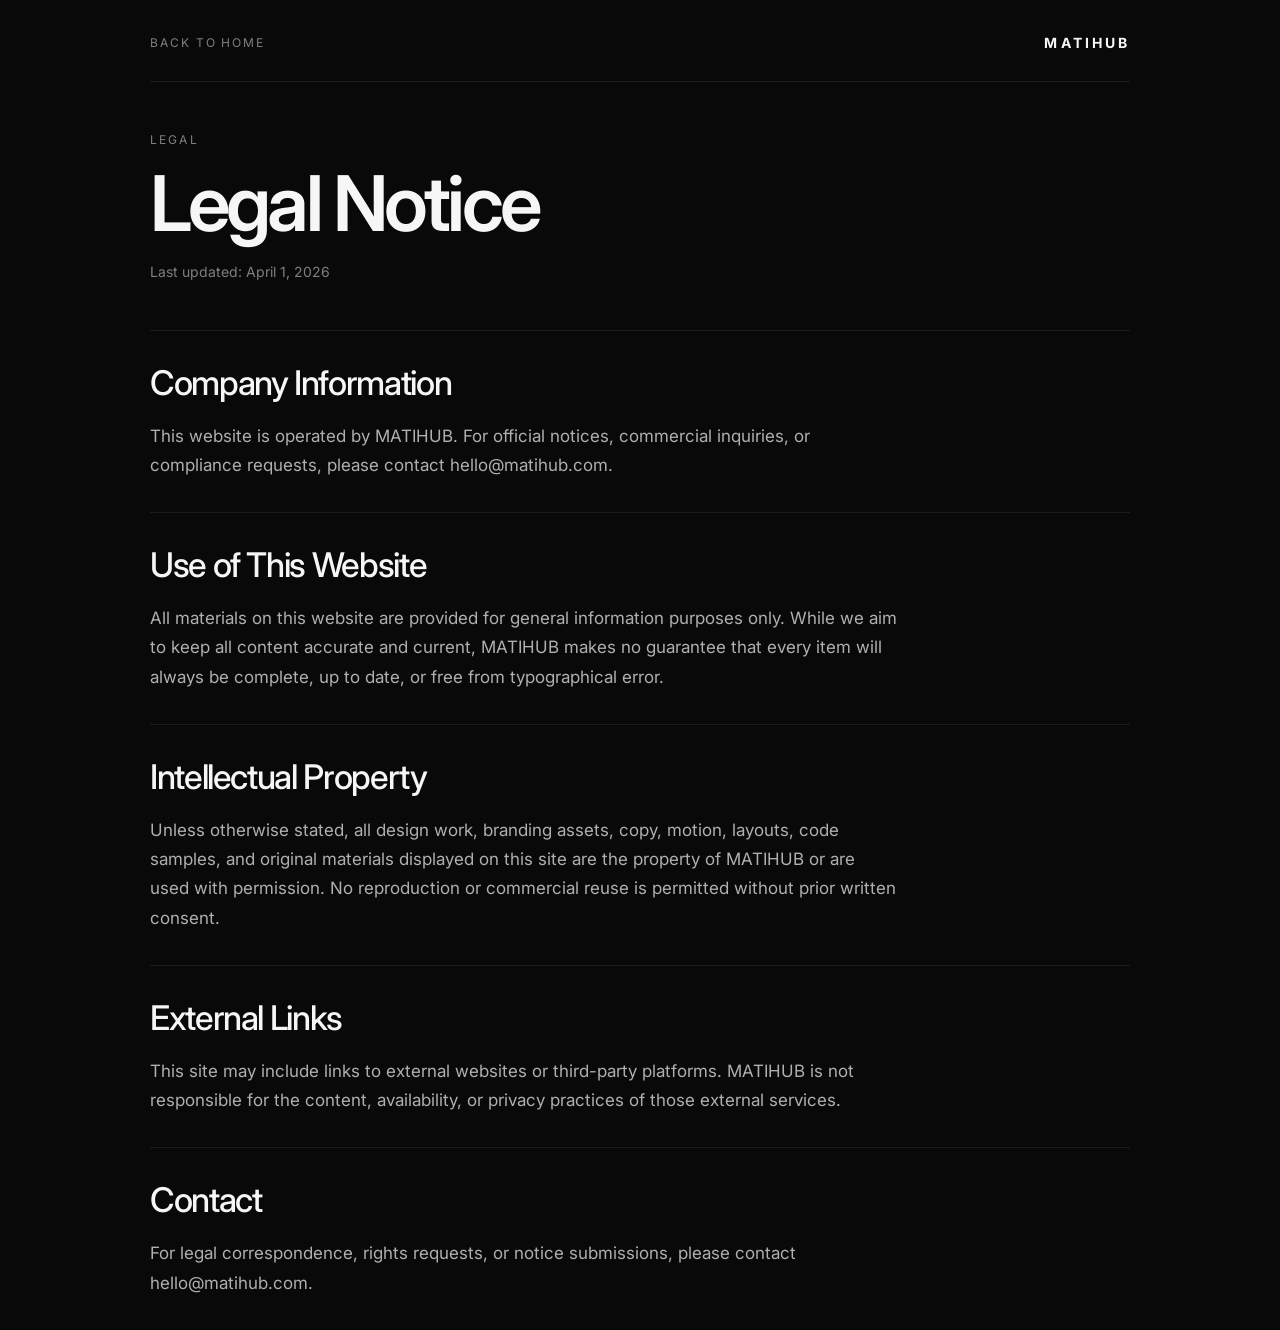
<file: legal-notice.html>
<!DOCTYPE html>
<html lang="en">
<head>
  <meta charset="UTF-8">
  <meta name="viewport" content="width=device-width, initial-scale=1.0">
  <title>Legal Notice | MATIHUB</title>
  <meta name="description" content="Legal notice for MATIHUB.">
  <link rel="stylesheet" href="css/style.css?v=20260401-1">
  <link rel="preconnect" href="https://fonts.googleapis.com">
  <link rel="preconnect" href="https://fonts.gstatic.com" crossorigin>
  <link href="https://fonts.googleapis.com/css2?family=Inter:wght@300;400;500;600;700&display=swap" rel="stylesheet">
</head>
<body class="loaded">
  <div class="legal-page">
    <div class="legal-shell">
      <header class="legal-topbar">
        <a href="/index.html" class="legal-back">Back to home</a>
        <div class="legal-mark">MATIHUB</div>
      </header>

      <main class="legal-main">
        <span class="legal-eyebrow">Legal</span>
        <h1 class="legal-title">Legal Notice</h1>
        <p class="legal-updated">Last updated: April 1, 2026</p>

        <div class="legal-content">
          <section class="legal-section">
            <h2>Company Information</h2>
            <p>
              This website is operated by MATIHUB. For official notices, commercial
              inquiries, or compliance requests, please contact hello@matihub.com.
            </p>
          </section>

          <section class="legal-section">
            <h2>Use of This Website</h2>
            <p>
              All materials on this website are provided for general information
              purposes only. While we aim to keep all content accurate and current,
              MATIHUB makes no guarantee that every item will always be complete,
              up to date, or free from typographical error.
            </p>
          </section>

          <section class="legal-section">
            <h2>Intellectual Property</h2>
            <p>
              Unless otherwise stated, all design work, branding assets, copy,
              motion, layouts, code samples, and original materials displayed on
              this site are the property of MATIHUB or are used with permission.
              No reproduction or commercial reuse is permitted without prior
              written consent.
            </p>
          </section>

          <section class="legal-section">
            <h2>External Links</h2>
            <p>
              This site may include links to external websites or third-party
              platforms. MATIHUB is not responsible for the content, availability,
              or privacy practices of those external services.
            </p>
          </section>

          <section class="legal-section">
            <h2>Contact</h2>
            <p>
              For legal correspondence, rights requests, or notice submissions,
              please contact hello@matihub.com.
            </p>
          </section>
        </div>
      </main>
    </div>
  </div>
</body>
</html>
</file>
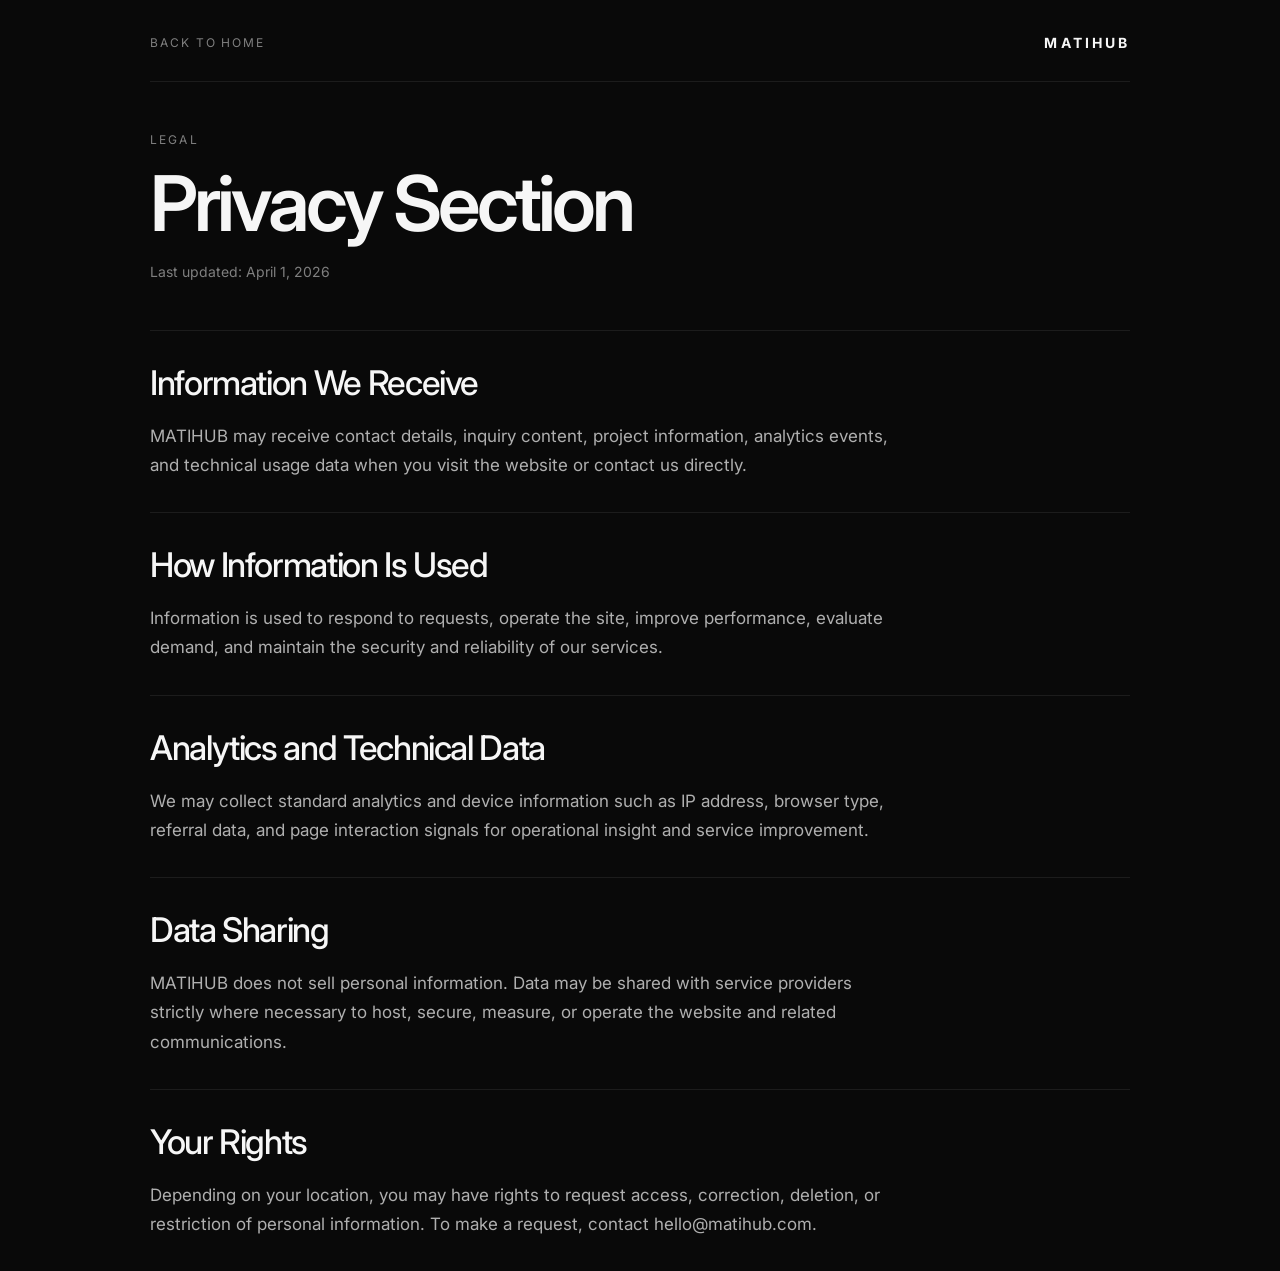
<file: privacy-section.html>
<!DOCTYPE html>
<html lang="en">
<head>
  <meta charset="UTF-8">
  <meta name="viewport" content="width=device-width, initial-scale=1.0">
  <title>Privacy Section | MATIHUB</title>
  <meta name="description" content="Privacy information for MATIHUB.">
  <link rel="stylesheet" href="css/style.css?v=20260401-1">
  <link rel="preconnect" href="https://fonts.googleapis.com">
  <link rel="preconnect" href="https://fonts.gstatic.com" crossorigin>
  <link href="https://fonts.googleapis.com/css2?family=Inter:wght@300;400;500;600;700&display=swap" rel="stylesheet">
</head>
<body class="loaded">
  <div class="legal-page">
    <div class="legal-shell">
      <header class="legal-topbar">
        <a href="/index.html" class="legal-back">Back to home</a>
        <div class="legal-mark">MATIHUB</div>
      </header>

      <main class="legal-main">
        <span class="legal-eyebrow">Legal</span>
        <h1 class="legal-title">Privacy Section</h1>
        <p class="legal-updated">Last updated: April 1, 2026</p>

        <div class="legal-content">
          <section class="legal-section">
            <h2>Information We Receive</h2>
            <p>
              MATIHUB may receive contact details, inquiry content, project
              information, analytics events, and technical usage data when you
              visit the website or contact us directly.
            </p>
          </section>

          <section class="legal-section">
            <h2>How Information Is Used</h2>
            <p>
              Information is used to respond to requests, operate the site,
              improve performance, evaluate demand, and maintain the security and
              reliability of our services.
            </p>
          </section>

          <section class="legal-section">
            <h2>Analytics and Technical Data</h2>
            <p>
              We may collect standard analytics and device information such as IP
              address, browser type, referral data, and page interaction signals
              for operational insight and service improvement.
            </p>
          </section>

          <section class="legal-section">
            <h2>Data Sharing</h2>
            <p>
              MATIHUB does not sell personal information. Data may be shared with
              service providers strictly where necessary to host, secure, measure,
              or operate the website and related communications.
            </p>
          </section>

          <section class="legal-section">
            <h2>Your Rights</h2>
            <p>
              Depending on your location, you may have rights to request access,
              correction, deletion, or restriction of personal information. To
              make a request, contact hello@matihub.com.
            </p>
          </section>
        </div>
      </main>
    </div>
  </div>
</body>
</html>
</file>
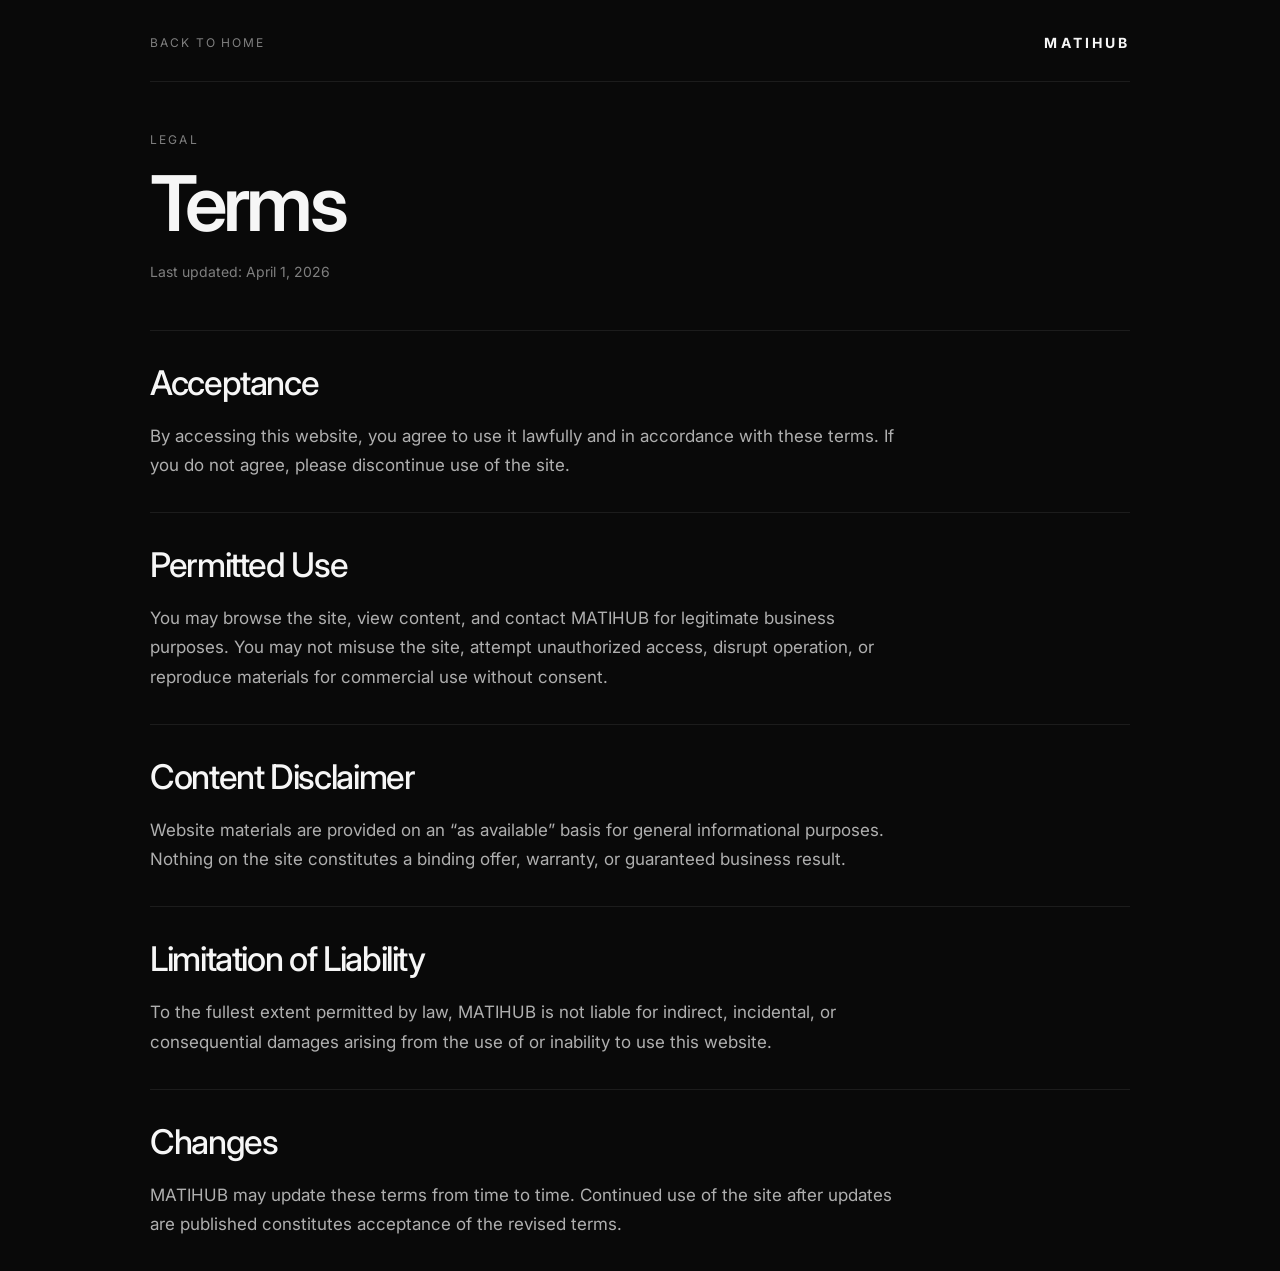
<file: terms.html>
<!DOCTYPE html>
<html lang="en">
<head>
  <meta charset="UTF-8">
  <meta name="viewport" content="width=device-width, initial-scale=1.0">
  <title>Terms | MATIHUB</title>
  <meta name="description" content="Terms and conditions for MATIHUB.">
  <link rel="stylesheet" href="css/style.css?v=20260401-1">
  <link rel="preconnect" href="https://fonts.googleapis.com">
  <link rel="preconnect" href="https://fonts.gstatic.com" crossorigin>
  <link href="https://fonts.googleapis.com/css2?family=Inter:wght@300;400;500;600;700&display=swap" rel="stylesheet">
</head>
<body class="loaded">
  <div class="legal-page">
    <div class="legal-shell">
      <header class="legal-topbar">
        <a href="/index.html" class="legal-back">Back to home</a>
        <div class="legal-mark">MATIHUB</div>
      </header>

      <main class="legal-main">
        <span class="legal-eyebrow">Legal</span>
        <h1 class="legal-title">Terms</h1>
        <p class="legal-updated">Last updated: April 1, 2026</p>

        <div class="legal-content">
          <section class="legal-section">
            <h2>Acceptance</h2>
            <p>
              By accessing this website, you agree to use it lawfully and in
              accordance with these terms. If you do not agree, please discontinue
              use of the site.
            </p>
          </section>

          <section class="legal-section">
            <h2>Permitted Use</h2>
            <p>
              You may browse the site, view content, and contact MATIHUB for
              legitimate business purposes. You may not misuse the site, attempt
              unauthorized access, disrupt operation, or reproduce materials for
              commercial use without consent.
            </p>
          </section>

          <section class="legal-section">
            <h2>Content Disclaimer</h2>
            <p>
              Website materials are provided on an “as available” basis for
              general informational purposes. Nothing on the site constitutes a
              binding offer, warranty, or guaranteed business result.
            </p>
          </section>

          <section class="legal-section">
            <h2>Limitation of Liability</h2>
            <p>
              To the fullest extent permitted by law, MATIHUB is not liable for
              indirect, incidental, or consequential damages arising from the use
              of or inability to use this website.
            </p>
          </section>

          <section class="legal-section">
            <h2>Changes</h2>
            <p>
              MATIHUB may update these terms from time to time. Continued use of
              the site after updates are published constitutes acceptance of the
              revised terms.
            </p>
          </section>
        </div>
      </main>
    </div>
  </div>
</body>
</html>
</file>
<file: css/style.css>
/* ============================================
   MATIHUB - Global Styles
   Dark premium creative agency theme
   ============================================ */

/* --- Reset & Base --- */
*, *::before, *::after {
  margin: 0;
  padding: 0;
  box-sizing: border-box;
}

:root {
  --bg: #090909;
  --text: #f6f6f6;
  --text-dim: rgba(246, 246, 246, 0.5);
  --text-dimmer: rgba(246, 246, 246, 0.25);
  --accent: #f6f6f6;
  --stripe-bg: #090909;
  --font-main: 'Inter', Arial, sans-serif;
  --nav-height: 148px;
  --ease: cubic-bezier(0.25, 0.1, 0.25, 1);
  --ease-out: cubic-bezier(0.16, 1, 0.3, 1);
}

html {
  scroll-behavior: smooth;
  -webkit-font-smoothing: antialiased;
  -moz-osx-font-smoothing: grayscale;
  overflow-x: hidden;
}

body {
  font-family: var(--font-main);
  background-color: var(--bg);
  color: var(--text);
  line-height: 1.5;
  overflow-x: hidden;
  opacity: 0;
  transition: opacity 0.6s var(--ease);
}

body.loaded {
  opacity: 1;
}

a {
  color: inherit;
  text-decoration: none;
}

img, video {
  display: block;
  max-width: 100%;
}

button {
  border: none;
  background: none;
  cursor: pointer;
  color: inherit;
  font-family: inherit;
}

::selection {
  background: rgba(246, 246, 246, 0.2);
  color: var(--text);
}

/* --- Page Loader --- */
.page-loader {
  position: fixed;
  inset: 0;
  z-index: 9999;
  background: var(--bg);
  display: flex;
  align-items: center;
  justify-content: center;
  transition: opacity 0.8s var(--ease), visibility 0.8s;
}

.page-loader.hidden {
  opacity: 0;
  visibility: hidden;
  pointer-events: none;
}

.loader-text {
  font-size: 32px;
  font-weight: 600;
  letter-spacing: 6px;
  text-transform: uppercase;
  animation: loaderPulse 1.2s ease-in-out infinite;
}

@keyframes loaderPulse {
  0%, 100% { opacity: 0.3; }
  50% { opacity: 1; }
}

/* ============================================
   Navigation
   ============================================ */
.nav {
  position: fixed;
  top: 0;
  left: 0;
  right: 0;
  z-index: 990;
  padding: 2px 8px 0;
  height: var(--nav-height);
  transition: background-color 0.4s var(--ease), box-shadow 0.4s var(--ease);
}

.nav__inner {
  max-width: 1400px;
  margin: 0 auto;
  height: 100%;
  display: flex;
  align-items: flex-start;
  justify-content: space-between;
}

.nav__logo {
  z-index: 1001;
  position: relative;
  display: block;
  width: 116px;
  height: 102px;
  background: #000;
  overflow: visible;
  flex: 0 0 auto;
}

.logo-mark {
  position: relative;
  display: block;
  width: 100%;
  height: 100%;
  transition: opacity 0.3s var(--ease);
}

.logo-mark:hover {
  opacity: 0.7;
}

.logo-mark__vertical {
  position: absolute;
  left: 27px;
  top: 35px;
  display: block;
  font-size: 14px;
  font-weight: 400;
  line-height: 0.78;
  letter-spacing: 0.015em;
  writing-mode: vertical-rl;
  transform: rotate(180deg);
}

.logo-mark__letters {
  position: absolute;
  left: 54px;
  top: 18px;
  display: flex;
  flex-direction: column;
  align-items: flex-start;
  gap: 0;
}

.logo-mark__letter {
  display: block;
  width: 41px;
  font-size: 50px;
  font-weight: 500;
  line-height: 0.72;
  letter-spacing: -0.1em;
  text-align: left;
}

.logo-mark__letter:last-child {
  width: 45px;
  margin-top: -4px;
}

.nav__menu {
  display: flex;
  gap: 40px;
  padding-top: 20px;
}

.nav__link {
  font-size: 14px;
  font-weight: 400;
  letter-spacing: -0.2px;
  position: relative;
  padding: 4px 0;
  transition: opacity 0.3s var(--ease);
}

.nav__link::after {
  content: '';
  position: absolute;
  bottom: 0;
  left: 0;
  width: 0;
  height: 1px;
  background: var(--text);
  transition: width 0.4s var(--ease-out);
}

.nav__link:hover::after {
  width: 100%;
}

.nav__link:hover {
  opacity: 0.7;
}

/* Burger */
.nav__burger {
  display: none;
  flex-direction: column;
  justify-content: center;
  gap: 6px;
  width: 30px;
  height: 30px;
  z-index: 1001;
}

.nav__burger span {
  display: block;
  width: 100%;
  height: 1.5px;
  background: var(--text);
  transition: transform 0.4s var(--ease-out), opacity 0.3s;
}

.nav__burger.active span:first-child {
  transform: translateY(3.75px) rotate(45deg);
}

.nav__burger.active span:last-child {
  transform: translateY(-3.75px) rotate(-45deg);
}

/* Mobile menu */
.mobile-menu {
  position: fixed;
  inset: 0;
  z-index: 1000;
  background: var(--bg);
  display: flex;
  align-items: center;
  justify-content: center;
  opacity: 0;
  visibility: hidden;
  transition: opacity 0.5s var(--ease-out), visibility 0.5s;
}

.mobile-menu.active {
  opacity: 1;
  visibility: visible;
}

.mobile-menu__inner {
  display: flex;
  flex-direction: column;
  align-items: center;
  gap: 24px;
}

.mobile-menu__link {
  font-size: 48px;
  font-weight: 500;
  letter-spacing: -1.5px;
  opacity: 0;
  transform: translateY(30px);
  transition: opacity 0.5s var(--ease-out), transform 0.5s var(--ease-out);
}

.mobile-menu.active .mobile-menu__link {
  opacity: 1;
  transform: translateY(0);
}

.mobile-menu.active .mobile-menu__link:nth-child(1) { transition-delay: 0.1s; }
.mobile-menu.active .mobile-menu__link:nth-child(2) { transition-delay: 0.15s; }
.mobile-menu.active .mobile-menu__link:nth-child(3) { transition-delay: 0.2s; }
.mobile-menu.active .mobile-menu__link:nth-child(4) { transition-delay: 0.25s; }

/* ============================================
   Hero Section
   ============================================ */
.hero {
  position: relative;
  width: 100%;
  height: 100vh;
  min-height: 550px;
  overflow: hidden;
  display: flex;
  align-items: center;
  justify-content: center;
}

.hero__video-wrap {
  position: absolute;
  inset: 0;
  z-index: 1;
}

.hero__video {
  width: 100%;
  height: 100%;
  object-fit: cover;
  opacity: 0;
  transition: opacity 1.5s var(--ease);
}

.hero__video.loaded {
  opacity: 1;
}

/* Vertical stripe bars - zebra/grid effect */
.hero__stripes {
  position: absolute;
  inset: 0;
  z-index: 2;
  pointer-events: none;
}

.stripe {
  position: absolute;
  top: 0;
  bottom: 0;
  width: 60px;
  background: var(--stripe-bg);
  transform: scaleY(1);
  transition: transform 1.2s var(--ease-out);
}

/* Position stripes across the viewport at intervals */
.stripe--1  { left: calc(50% - 600px); }
.stripe--2  { left: calc(50% - 540px + 15px); }
.stripe--3  { left: calc(50% - 470px); }
.stripe--4  { left: calc(50% - 400px + 10px); }
.stripe--5  { left: calc(50% - 330px); }
.stripe--6  { left: calc(50% - 260px + 5px); }
.stripe--7  { left: calc(50% - 190px); }
.stripe--8  { left: calc(50% - 120px + 10px); }
.stripe--9  { left: calc(50% - 55px); }
.stripe--10 { left: calc(50% + 10px); }
.stripe--11 { left: calc(50% + 75px); }
.stripe--12 { left: calc(50% + 140px + 5px); }
.stripe--13 { left: calc(50% + 210px); }
.stripe--14 { left: calc(50% + 275px + 10px); }
.stripe--15 { left: calc(50% + 345px); }
.stripe--16 { left: calc(50% + 415px + 5px); }
.stripe--17 { left: calc(50% + 480px); }
.stripe--18 { left: calc(50% + 545px + 10px); }
.stripe--19 { left: calc(50% - 665px); }
.stripe--20 { left: calc(50% + 615px); }

/* Staggered stripe animation on load */
.hero.animate-stripes .stripe {
  animation: stripeReveal 1.8s var(--ease-out) forwards;
}

.stripe--1  { animation-delay: 0.05s; }
.stripe--2  { animation-delay: 0.1s; }
.stripe--3  { animation-delay: 0.15s; }
.stripe--4  { animation-delay: 0.2s; }
.stripe--5  { animation-delay: 0.25s; }
.stripe--6  { animation-delay: 0.3s; }
.stripe--7  { animation-delay: 0.35s; }
.stripe--8  { animation-delay: 0.4s; }
.stripe--9  { animation-delay: 0.45s; }
.stripe--10 { animation-delay: 0.5s; }
.stripe--11 { animation-delay: 0.55s; }
.stripe--12 { animation-delay: 0.6s; }
.stripe--13 { animation-delay: 0.65s; }
.stripe--14 { animation-delay: 0.7s; }
.stripe--15 { animation-delay: 0.75s; }
.stripe--16 { animation-delay: 0.8s; }
.stripe--17 { animation-delay: 0.85s; }
.stripe--18 { animation-delay: 0.9s; }
.stripe--19 { animation-delay: 0s; }
.stripe--20 { animation-delay: 0.95s; }

@keyframes stripeReveal {
  0% {
    transform: scaleY(1);
    opacity: 1;
  }
  60% {
    opacity: 1;
  }
  100% {
    transform: scaleY(0);
    opacity: 0;
  }
}

/* After stripes open we add a subtle parallax stripe overlay */
.hero__stripes.revealed .stripe {
  transform: scaleY(0);
  opacity: 0;
}

.hero__content {
  position: relative;
  z-index: 3;
  text-align: center;
  padding: 0 20px;
}

.hero__title {
  font-size: clamp(48px, 10vw, 120px);
  font-weight: 700;
  letter-spacing: clamp(4px, 1.5vw, 16px);
  text-transform: uppercase;
  line-height: 1;
  opacity: 0;
  transform: translateY(40px);
  transition: opacity 1s var(--ease-out) 1.2s, transform 1s var(--ease-out) 1.2s;
}

.hero.visible .hero__title {
  opacity: 1;
  transform: translateY(0);
}

.hero__subtitle {
  font-size: clamp(12px, 1.5vw, 16px);
  font-weight: 300;
  letter-spacing: 3px;
  margin-top: 20px;
  opacity: 0;
  transform: translateY(20px);
  transition: opacity 0.8s var(--ease-out) 1.6s, transform 0.8s var(--ease-out) 1.6s;
}

.hero.visible .hero__subtitle {
  opacity: 0.7;
  transform: translateY(0);
}

/* Scroll indicator */
.hero__scroll-indicator {
  position: absolute;
  bottom: 40px;
  left: 50%;
  transform: translateX(-50%);
  z-index: 3;
  opacity: 0;
  transition: opacity 1s var(--ease) 2.2s;
}

.hero.visible .hero__scroll-indicator {
  opacity: 0.5;
}

.scroll-line {
  width: 1px;
  height: 60px;
  background: linear-gradient(to bottom, var(--text), transparent);
  animation: scrollPulse 2s ease-in-out infinite;
}

@keyframes scrollPulse {
  0%, 100% {
    transform: scaleY(1);
    opacity: 0.5;
  }
  50% {
    transform: scaleY(0.5);
    opacity: 1;
  }
}

/* ============================================
   About Section
   ============================================ */
.about {
  position: relative;
  padding: 160px 40px;
  min-height: 100vh;
  display: flex;
  align-items: center;
}

.about__container {
  max-width: none;
  width: 100%;
}

.about__badge {
  display: inline-block;
  padding: 8px 20px;
  border: 1px solid rgba(246, 246, 246, 0.15);
  border-radius: 100px;
  font-size: 12px;
  letter-spacing: 0.5px;
  color: var(--text-dim);
  margin-bottom: 60px;
}

.about__headline {
  font-size: clamp(48px, 8vw, 128px);
  font-weight: 700;
  line-height: 0.9;
  letter-spacing: -0.04em;
  max-width: 100%;
  margin-bottom: 36px;
}

.about__corner {
  position: absolute;
  bottom: 60px;
  right: 40px;
  text-align: right;
  max-width: 440px;
}

.about__corner-title {
  font-size: clamp(24px, 2.4vw, 36px);
  font-weight: 400;
  line-height: 1.02;
  letter-spacing: -0.03em;
  margin-bottom: 10px;
  color: var(--text);
}

.about__corner-sub {
  display: block;
  font-size: clamp(14px, 1.2vw, 18px);
  letter-spacing: 0.28em;
  text-transform: uppercase;
  color: var(--text-dim);
}

.about__tagline {
  font-size: clamp(20px, 3vw, 30px);
  font-weight: 300;
  letter-spacing: -0.5px;
  color: var(--text-dim);
  max-width: 700px;
  margin-bottom: 60px;
}

.about__cta {
  margin-bottom: 80px;
}

.about__worldwide {
  font-size: 14px;
  letter-spacing: -0.2px;
  color: var(--text-dim);
}

/* Buttons */
.btn {
  display: inline-block;
  font-family: var(--font-main);
  font-size: 14px;
  font-weight: 400;
  letter-spacing: 0.5px;
  cursor: pointer;
  transition: all 0.4s var(--ease-out);
}

.btn--primary {
  padding: 14px 40px;
  background: var(--text);
  color: var(--bg);
  border-radius: 100px;
}

.btn--primary:hover {
  background: rgba(246, 246, 246, 0.85);
  transform: translateY(-2px);
}

.btn--outline {
  padding: 14px 40px;
  border: 1px solid rgba(246, 246, 246, 0.3);
  border-radius: 100px;
  color: var(--text);
}

.btn--outline:hover {
  border-color: var(--text);
  background: rgba(246, 246, 246, 0.05);
}

/* ============================================
   Works Section
   ============================================ */
.works {
  padding: 120px 40px;
}

.works__container {
  max-width: 1200px;
  margin: 0 auto;
}

.works__title {
  font-size: clamp(14px, 2.2vw, 24px);
  font-weight: 700;
  letter-spacing: clamp(1.5px, 0.25vw, 3px);
  text-transform: uppercase;
  margin-bottom: 60px;
}

.works__grid {
  display: grid;
  grid-template-columns: repeat(3, 1fr);
  gap: 24px;
}

.work-card {
  display: block;
  position: relative;
  overflow: hidden;
  border-radius: 8px;
  cursor: pointer;
  aspect-ratio: 16 / 10;
}

.work-card__media {
  position: relative;
  width: 100%;
  height: 100%;
  overflow: hidden;
}

.work-card__img {
  width: 100%;
  height: 100%;
  object-fit: cover;
  transition: transform 0.6s var(--ease-out), opacity 0.5s var(--ease);
}

.work-card__video {
  position: absolute;
  inset: 0;
  width: 100%;
  height: 100%;
  object-fit: cover;
  opacity: 0;
  transition: opacity 0.5s var(--ease);
}

.work-card:hover .work-card__img {
  transform: scale(1.05);
  opacity: 0;
}

.work-card:hover .work-card__video {
  opacity: 1;
}

.work-card__info {
  position: absolute;
  bottom: 0;
  left: 0;
  right: 0;
  padding: 24px;
  background: linear-gradient(transparent, rgba(0,0,0,0.8));
  transform: translateY(10px);
  opacity: 0;
  transition: transform 0.4s var(--ease-out), opacity 0.4s var(--ease);
}

.work-card:hover .work-card__info {
  transform: translateY(0);
  opacity: 1;
}

.work-card__name {
  font-size: 18px;
  font-weight: 600;
  letter-spacing: -0.3px;
  margin-bottom: 4px;
}

.work-card__type {
  font-size: 12px;
  font-weight: 300;
  color: var(--text-dim);
  letter-spacing: 0.5px;
  text-transform: uppercase;
}

.works__all {
  text-align: center;
  margin-top: 60px;
}

/* ============================================
   Philosophy Section
   ============================================ */
.philosophy {
  padding: 140px 40px;
}

.philosophy__container {
  max-width: 1220px;
  margin: 0 auto;
}

.philosophy__intro {
  max-width: 1220px;
  margin-left: auto;
  margin-right: auto;
  margin-bottom: 72px;
  display: flex;
  flex-direction: column;
  align-items: center;
}

.philosophy__eyebrow {
  display: inline-block;
  margin-bottom: 26px;
  font-size: clamp(14px, 2.2vw, 24px);
  font-weight: 700;
  letter-spacing: clamp(1.5px, 0.25vw, 3px);
  text-transform: uppercase;
  color: var(--text);
  align-self: flex-start;
}

.philosophy__title {
  font-size: clamp(40px, 6vw, 72px);
  font-weight: 600;
  line-height: 1.05;
  letter-spacing: -3px;
  max-width: none;
  white-space: normal;
  color: var(--text);
}

.discipline-system {
  display: grid;
  grid-template-columns: minmax(280px, 420px) minmax(0, 1fr);
  gap: 64px;
  align-items: stretch;
}

.discipline-system__nav {
  display: flex;
  flex-direction: column;
  border-top: 1px solid rgba(246, 246, 246, 0.09);
}

.discipline-system__nav:hover .discipline-trigger {
  opacity: 0.5;
}

.discipline-trigger {
  position: relative;
  display: flex;
  align-items: baseline;
  gap: 18px;
  width: 100%;
  padding: 24px 0 24px 20px;
  border: 0;
  border-bottom: 1px solid rgba(246, 246, 246, 0.09);
  background: transparent;
  color: rgba(246, 246, 246, 0.48);
  text-align: left;
  transition:
    color 0.28s var(--ease),
    opacity 0.28s var(--ease),
    background-color 0.28s var(--ease);
}

.discipline-trigger::before {
  content: "";
  position: absolute;
  left: 0;
  top: 18px;
  bottom: 18px;
  width: 1px;
  background: rgba(246, 246, 246, 0.2);
  opacity: 0.32;
  transform: scaleY(0.28);
  transform-origin: center;
  transition:
    transform 0.28s var(--ease-out),
    opacity 0.28s var(--ease),
    background-color 0.28s var(--ease);
}

.discipline-trigger::after {
  content: "";
  position: absolute;
  inset: 8px 0;
  background: linear-gradient(90deg, rgba(246, 246, 246, 0.05), transparent 70%);
  opacity: 0;
  transition: opacity 0.28s var(--ease);
  pointer-events: none;
}

.discipline-trigger:hover,
.discipline-trigger:focus-visible,
.discipline-trigger.is-active {
  opacity: 1 !important;
  color: var(--text);
}

.discipline-trigger:hover::before,
.discipline-trigger:focus-visible::before,
.discipline-trigger.is-active::before {
  opacity: 1;
  transform: scaleY(1);
  background: rgba(246, 246, 246, 0.9);
}

.discipline-trigger:hover::after,
.discipline-trigger:focus-visible::after,
.discipline-trigger.is-active::after {
  opacity: 1;
}

.discipline-trigger:focus-visible {
  outline: 1px solid rgba(246, 246, 246, 0.55);
  outline-offset: 6px;
}

.discipline-trigger__number {
  flex: 0 0 auto;
  min-width: 28px;
  font-size: 11px;
  letter-spacing: 0.18em;
  text-transform: uppercase;
  color: rgba(246, 246, 246, 0.34);
  transition: color 0.28s var(--ease);
}

.discipline-trigger__title {
  font-size: clamp(23px, 2vw, 31px);
  font-weight: 500;
  letter-spacing: -0.045em;
  line-height: 1;
}

.discipline-trigger.is-active .discipline-trigger__number,
.discipline-trigger:hover .discipline-trigger__number,
.discipline-trigger:focus-visible .discipline-trigger__number {
  color: rgba(246, 246, 246, 0.62);
}

.discipline-system__panel-wrap {
  position: relative;
  min-height: 100%;
  padding-top: 0;
  overflow: hidden;
}

.discipline-panels-track {
  position: relative;
}

.discipline-system__kicker {
  position: absolute;
  inset: 0;
  z-index: 0;
  font-size: clamp(40px, 6vw, 72px);
  font-weight: 600;
  line-height: 0.88;
  letter-spacing: -3px;
  color: var(--text);
  transition:
    filter 0.3s var(--ease),
    opacity 0.3s var(--ease),
    transform 0.3s var(--ease);
}

.discipline-system__panel-wrap.has-active-panel .discipline-system__kicker {
  opacity: 0.28;
  filter: blur(7px);
  transform: translateY(6px);
}

.discipline-system__kicker-word {
  position: absolute;
  display: block;
  white-space: nowrap;
}

.discipline-system__kicker-word--results {
  top: 18%;
  left: 50%;
  transform: translateX(-50%);
  text-align: center;
}

.discipline-system__kicker-word--that {
  top: 50%;
  left: 50%;
  transform: translate(-50%, -50%);
  text-align: center;
}

.discipline-system__kicker-word--last {
  left: 50%;
  top: 82%;
  transform: translate(-50%, -100%);
  text-align: center;
}

.discipline-panel {
  position: relative;
  z-index: 1;
  max-width: 720px;
  margin-top: 28px;
  opacity: 0;
  transform: translateY(14px);
  transition: opacity 0.3s var(--ease), transform 0.3s var(--ease);
}

.discipline-panel.is-active {
  opacity: 1;
  transform: translateY(0);
}

.discipline-carousel-dots {
  display: none;
}

.discipline-panel__number {
  display: inline-block;
  margin-bottom: 18px;
  font-size: 11px;
  letter-spacing: 0.22em;
  text-transform: uppercase;
  color: rgba(246, 246, 246, 0.34);
}

.discipline-panel__title {
  max-width: 12ch;
  font-size: clamp(34px, 4vw, 66px);
  font-weight: 500;
  line-height: 0.95;
  letter-spacing: -0.055em;
  color: var(--text);
}

.discipline-panel__description {
  max-width: 62ch;
  margin-top: 28px;
  font-size: clamp(17px, 1.5vw, 22px);
  line-height: 1.62;
  letter-spacing: -0.015em;
  color: rgba(246, 246, 246, 0.62);
}

/* ============================================
   Contacts Section
   ============================================ */
.contacts {
  padding: 160px 40px;
  min-height: 80vh;
  display: flex;
  align-items: center;
}

.contacts__container {
  max-width: 1100px;
  margin: 0 auto;
  width: 100%;
  display: grid;
  grid-template-columns: 1fr 1fr;
  gap: 80px;
  align-items: start;
}

.contacts__title {
  font-size: clamp(40px, 6vw, 72px);
  font-weight: 600;
  letter-spacing: -3px;
  line-height: 1.05;
  margin-bottom: 24px;
}

.contacts__eyebrow {
  display: inline-block;
  margin-bottom: 30px;
  font-size: clamp(14px, 2.2vw, 24px);
  font-weight: 700;
  letter-spacing: clamp(1.5px, 0.25vw, 3px);
  text-transform: uppercase;
  color: var(--text);
}

.contacts__location {
  font-size: 14px;
  color: var(--text-dim);
  letter-spacing: -0.2px;
}

.contacts__cta {
  margin-top: 28px;
}

.contacts__right {
  padding-top: 72px;
}

.contacts__item {
  padding: 24px 0;
  border-bottom: 1px solid rgba(246, 246, 246, 0.08);
}

.contacts__item:first-child {
  border-top: 1px solid rgba(246, 246, 246, 0.08);
}

.contacts__label {
  display: block;
  font-size: 11px;
  font-weight: 400;
  letter-spacing: 1px;
  text-transform: uppercase;
  color: var(--text-dimmer);
  margin-bottom: 8px;
}

.contacts__value {
  font-size: 20px;
  font-weight: 400;
  letter-spacing: -0.5px;
}

.contacts__value--link {
  position: relative;
  transition: opacity 0.3s var(--ease);
}

.contacts__value--link::after {
  content: '';
  position: absolute;
  bottom: -2px;
  left: 0;
  width: 0;
  height: 1px;
  background: var(--text);
  transition: width 0.4s var(--ease-out);
}

.contacts__value--link:hover::after {
  width: 100%;
}

.contacts__value--link:hover {
  opacity: 0.7;
}

/* ============================================
   Footer
   ============================================ */
.footer {
  padding: 40px;
  border-top: 1px solid rgba(246, 246, 246, 0.06);
}

.footer__container {
  max-width: 1400px;
  margin: 0 auto;
  display: flex;
  align-items: center;
  justify-content: space-between;
}

.footer__location {
  display: flex;
  flex-direction: column;
  gap: 4px;
  font-size: 16px;
  line-height: 1.35;
  color: var(--text);
}

.footer__nav {
  display: flex;
}

.footer__nav-links {
  display: flex;
  align-items: flex-end;
  gap: 32px;
}

.footer__nav-group {
  display: flex;
  flex-direction: column;
  align-items: center;
  gap: 10px;
}

.footer__nav-label {
  font-size: 11px;
  font-weight: 400;
  letter-spacing: 0.18em;
  text-transform: uppercase;
  color: var(--text-dimmer);
}

.footer__link {
  font-size: 13px;
  font-weight: 400;
  letter-spacing: -0.2px;
  color: var(--text-dim);
  transition: color 0.3s var(--ease);
}

.footer__link:hover {
  color: var(--text);
}

.footer__credit {
  font-size: 15px;
  color: var(--text);
  letter-spacing: -0.1px;
}

/* ============================================
   Legal Pages
   ============================================ */
.legal-page {
  min-height: 100vh;
  padding: 32px;
}

.legal-shell {
  max-width: 980px;
  margin: 0 auto;
}

.legal-topbar {
  display: flex;
  align-items: center;
  justify-content: space-between;
  gap: 24px;
  padding-bottom: 28px;
}

.legal-back {
  font-size: 12px;
  letter-spacing: 0.16em;
  text-transform: uppercase;
  color: var(--text-dim);
}

.legal-back:hover {
  color: var(--text);
}

.legal-mark {
  font-size: 14px;
  font-weight: 700;
  letter-spacing: 0.22em;
  text-transform: uppercase;
  color: var(--text);
}

.legal-main {
  border-top: 1px solid rgba(246, 246, 246, 0.08);
  padding-top: 44px;
}

.legal-eyebrow {
  display: inline-block;
  margin-bottom: 18px;
  font-size: 12px;
  letter-spacing: 0.18em;
  text-transform: uppercase;
  color: var(--text-dim);
}

.legal-title {
  max-width: 12ch;
  font-size: clamp(42px, 6vw, 78px);
  font-weight: 600;
  line-height: 0.96;
  letter-spacing: -0.05em;
}

.legal-updated {
  margin-top: 20px;
  font-size: 14px;
  color: var(--text-dim);
}

.legal-content {
  display: grid;
  gap: 32px;
  margin-top: 48px;
}

.legal-section {
  padding-top: 26px;
  border-top: 1px solid rgba(246, 246, 246, 0.08);
}

.legal-section h2 {
  margin-bottom: 14px;
  font-size: clamp(24px, 2.8vw, 34px);
  font-weight: 500;
  letter-spacing: -0.04em;
}

.legal-section p,
.legal-section li {
  max-width: 68ch;
  font-size: 17px;
  line-height: 1.72;
  color: rgba(246, 246, 246, 0.7);
}

.legal-section ul {
  display: grid;
  gap: 10px;
  padding-left: 20px;
}

/* ============================================
   Scroll Animations
   ============================================ */
[data-animate] {
  opacity: 0;
  transform: translateY(40px);
  transition: opacity 0.8s var(--ease-out), transform 0.8s var(--ease-out);
}

[data-animate].visible {
  opacity: 1;
  transform: translateY(0);
}

[data-animate][data-delay="200"] { transition-delay: 0.2s; }
[data-animate][data-delay="400"] { transition-delay: 0.4s; }
[data-animate][data-delay="600"] { transition-delay: 0.6s; }
[data-animate][data-delay="800"] { transition-delay: 0.8s; }
[data-animate][data-delay="1000"] { transition-delay: 1s; }

/* ============================================
   Responsive
   ============================================ */
@media (max-width: 1200px) {
  .works__grid {
    grid-template-columns: repeat(2, 1fr);
  }
}

@media (max-width: 960px) {
  .nav { padding: 0 24px; }

  .nav__menu {
    display: none;
  }

  .nav__burger {
    display: flex;
  }

  .about { padding: 120px 24px; }
  .works { padding: 80px 24px; }
  .philosophy { padding: 96px 24px; }
  .contacts { padding: 120px 24px; }

  .contacts__container {
    grid-template-columns: 1fr;
    gap: 60px;
  }

  .discipline-system {
    grid-template-columns: 1fr;
    gap: 28px;
  }

  .discipline-system__panel-wrap {
    min-height: 320px;
    padding-top: 0;
  }

  .discipline-panels-track {
    position: relative;
  }

  .discipline-panel__title {
    max-width: 14ch;
    font-size: clamp(30px, 5vw, 48px);
  }

  .discipline-panel__description {
    max-width: 56ch;
  }

  .discipline-trigger {
    padding: 20px 0 20px 18px;
  }

  .discipline-trigger__title {
    font-size: clamp(21px, 3.2vw, 28px);
  }

  .discipline-system__kicker {
    font-size: clamp(34px, 7vw, 56px);
  }

  .footer__nav {
    display: none;
  }
}

@media (max-width: 640px) {
  .works__grid {
    grid-template-columns: 1fr;
    gap: 16px;
  }

  .hero__title {
    letter-spacing: 2px;
  }

  .about__headline {
    font-size: clamp(42px, 10vw, 72px);
    line-height: 0.94;
    letter-spacing: -0.03em;
  }

  .contacts__title {
    letter-spacing: -1.5px;
  }

  .mobile-menu__link {
    font-size: 36px;
  }

  .stripe {
    width: 30px;
  }

  .discipline-system {
    gap: 22px;
  }

  .discipline-system__nav {
    border-top-color: rgba(246, 246, 246, 0.07);
    overflow-x: auto;
    overflow-y: hidden;
    scrollbar-width: none;
  }

  .discipline-system__nav::-webkit-scrollbar {
    display: none;
  }

  .discipline-trigger {
    flex: 0 0 auto;
    gap: 12px;
    padding: 16px 0 16px 14px;
    min-width: max-content;
  }

  .discipline-trigger::before {
    top: 14px;
    bottom: 14px;
  }

  .discipline-trigger__number {
    min-width: 22px;
    font-size: 10px;
  }

  .discipline-trigger__title {
    font-size: 18px;
    line-height: 1.05;
  }

  .discipline-system__panel-wrap {
    min-height: 260px;
    overflow: hidden;
  }

  .discipline-system__kicker {
    font-size: 28px;
    letter-spacing: -1.5px;
  }

  .discipline-panels-track {
    display: flex;
    transition: transform 0.32s var(--ease-out);
    will-change: transform;
  }

  .discipline-panel {
    flex: 0 0 100%;
    max-width: none;
    margin-top: 12px;
    padding-right: 8px;
    opacity: 1;
    transform: none;
    transition: none;
  }

  .discipline-panel.is-active {
    opacity: 1;
    transform: none;
  }

  .discipline-system__kicker-word--results {
    top: 18%;
  }

  .discipline-system__kicker-word--that {
    top: 50%;
  }

  .discipline-system__kicker-word--last {
    top: 82%;
  }

  .discipline-panel {
    margin-top: 12px;
  }

  .discipline-panel__title {
    font-size: 24px;
    max-width: 12ch;
  }

  .discipline-panel__description {
    margin-top: 16px;
    font-size: 15px;
    line-height: 1.55;
  }

  .discipline-carousel-dots {
    position: relative;
    z-index: 2;
    display: flex;
    justify-content: center;
    gap: 8px;
    margin-top: 18px;
  }

  .discipline-carousel-dot {
    width: 6px;
    height: 6px;
    border-radius: 999px;
    background: rgba(246, 246, 246, 0.24);
    transition: background-color 0.28s var(--ease), transform 0.28s var(--ease);
  }

  .discipline-carousel-dot.is-active {
    background: rgba(246, 246, 246, 0.88);
    transform: scale(1.15);
  }
}

@media (max-width: 480px) {
  .nav {
    padding: 16px 16px 0;
    height: 108px;
  }
  .about { padding: 100px 16px; }
  .works { padding: 60px 16px; }
  .philosophy { padding: 72px 16px; }
  .contacts { padding: 100px 16px; }
  .footer { padding: 30px 16px; }

  .nav__logo {
    width: 108px;
    height: 92px;
  }

  .logo-mark__vertical {
    left: 24px;
    top: 30px;
    font-size: 12px;
  }

  .logo-mark__letters {
    left: 50px;
    top: 22px;
  }

  .logo-mark__letter {
    font-size: 48px;
  }

  .about__badge {
    font-size: 11px;
    padding: 6px 14px;
  }

  .about__headline {
    font-size: 34px;
    line-height: 0.96;
  }

  .philosophy__intro {
    margin-bottom: 44px;
  }

  .philosophy__title {
    font-size: 28px;
    max-width: 9ch;
    white-space: normal;
    text-align: left;
  }

  .discipline-trigger {
    gap: 10px;
    padding: 14px 0 14px 12px;
  }

  .discipline-trigger__number {
    min-width: 20px;
    font-size: 9px;
  }

  .discipline-trigger__title {
    font-size: 16px;
  }

  .discipline-system__panel-wrap {
    min-height: 220px;
  }

  .discipline-panel__title {
    font-size: 21px;
  }

  .discipline-panel__description {
    margin-top: 14px;
    font-size: 14px;
    line-height: 1.5;
  }

  .discipline-system__kicker {
    font-size: 21px;
    letter-spacing: -1px;
  }

  .discipline-panel {
    padding-right: 0;
  }

  .discipline-system__kicker-word--results {
    top: 20%;
  }

  .discipline-system__kicker-word--that {
    top: 50%;
    left: 50%;
  }

  .discipline-system__kicker-word--last {
    left: 50%;
    top: 80%;
  }

  .contacts__title {
    font-size: 36px;
  }
}
</file>
